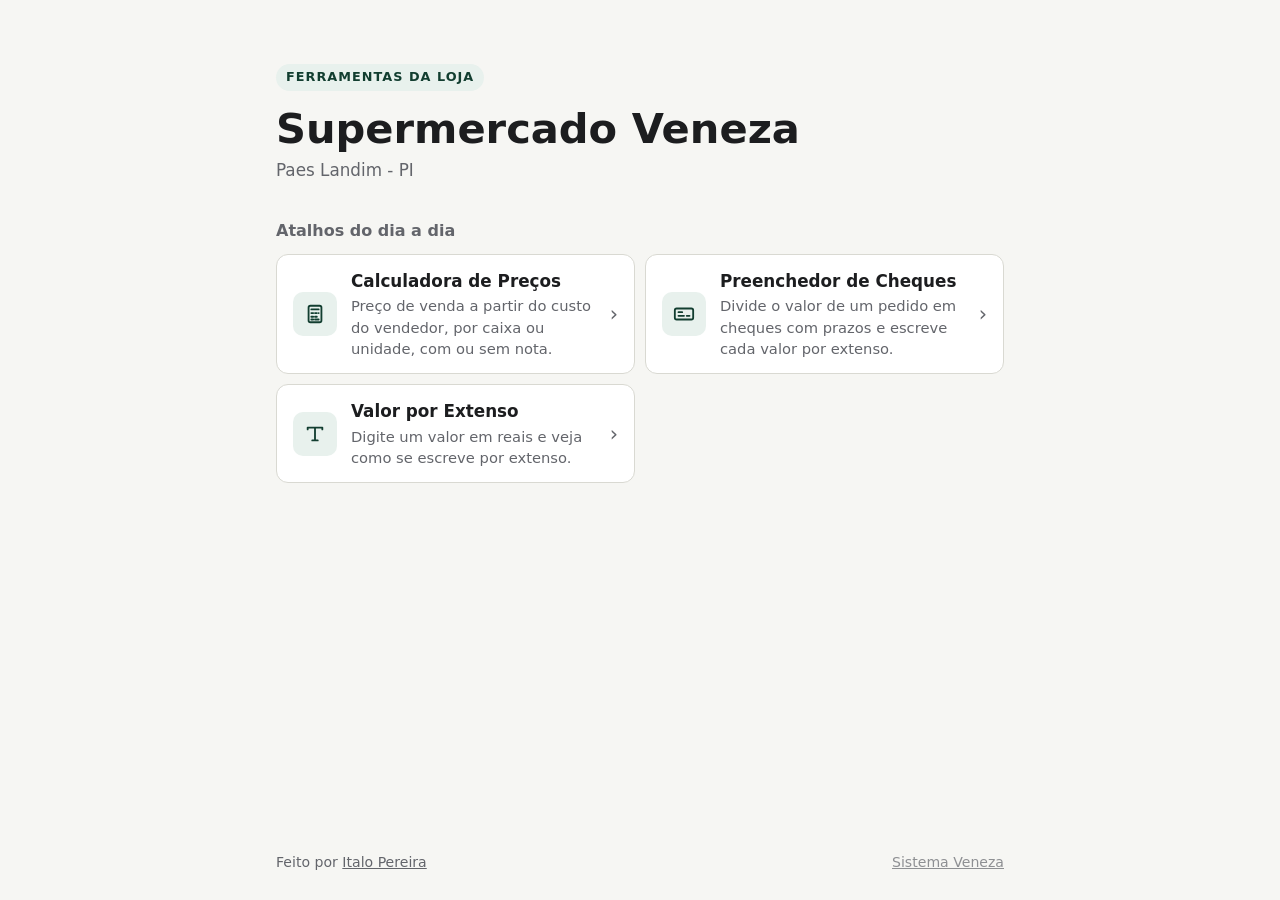
<file: index.html>
<!DOCTYPE html>
<html lang="pt-BR">
<head>
  <meta charset="UTF-8" />
  <meta name="viewport" content="width=device-width, initial-scale=1" />
  <meta name="color-scheme" content="light dark" />
  <meta name="description" content="Supermercado Veneza, Paes Landim - PI. Ferramentas do dia a dia da loja." />
  <meta name="theme-color" content="#f6f6f3" media="(prefers-color-scheme: light)" />
  <meta name="theme-color" content="#16171a" media="(prefers-color-scheme: dark)" />
  <title>Supermercado Veneza</title>
  <link rel="stylesheet" href="/styles/veneza.css" />
  <script>
    // Link de "Esqueci minha senha" do Sistema que caiu na página inicial: repassa para o sistema
    if (/(^#|&)(access_token|error_description)=/.test(location.hash)) location.replace("/sistema/" + location.hash);
  </script>
</head>
<body>
  <div class="pagina">
    <header class="capa">
      <p class="selo">Ferramentas da loja</p>
      <h1>Supermercado Veneza</h1>
      <p class="local">Paes Landim - PI</p>
    </header>

    <main>
      <h2 class="subtitulo">Atalhos do dia a dia</h2>
      <ul class="ferramentas">
        <li>
          <a class="ferramenta" href="/calculadora_precos.html">
            <span class="icone" aria-hidden="true">
              <svg viewBox="0 0 24 24" fill="none" stroke="currentColor" stroke-width="2" stroke-linecap="round" stroke-linejoin="round"><rect x="5" y="3" width="14" height="18" rx="2"/><path d="M8 7h8M8 11h2M12 11h2M16 11h0M8 15h2M12 15h2M8 18h2M12 18h4"/></svg>
            </span>
            <span>
              <span class="nome">Calculadora de Preços</span>
              <span class="descricao">Preço de venda a partir do custo do vendedor, por caixa ou unidade, com ou sem nota.</span>
            </span>
            <span class="seta" aria-hidden="true">›</span>
          </a>
        </li>
        <li>
          <a class="ferramenta" href="/Cheques.html">
            <span class="icone" aria-hidden="true">
              <svg viewBox="0 0 24 24" fill="none" stroke="currentColor" stroke-width="2" stroke-linecap="round" stroke-linejoin="round"><rect x="2" y="6" width="20" height="12" rx="2"/><path d="M6 14h6M15 14h3M6 10h4"/></svg>
            </span>
            <span>
              <span class="nome">Preenchedor de Cheques</span>
              <span class="descricao">Divide o valor de um pedido em cheques com prazos e escreve cada valor por extenso.</span>
            </span>
            <span class="seta" aria-hidden="true">›</span>
          </a>
        </li>
        <li>
          <a class="ferramenta" href="/conversor-extenso.html">
            <span class="icone" aria-hidden="true">
              <svg viewBox="0 0 24 24" fill="none" stroke="currentColor" stroke-width="2" stroke-linecap="round" stroke-linejoin="round"><path d="M4 7V5h16v2M9 19h6M12 5v14"/></svg>
            </span>
            <span>
              <span class="nome">Valor por Extenso</span>
              <span class="descricao">Digite um valor em reais e veja como se escreve por extenso.</span>
            </span>
            <span class="seta" aria-hidden="true">›</span>
          </a>
        </li>
      </ul>
    </main>

    <footer class="rodape">
      <span>Feito por <a href="https://github.com/italods/" target="_blank" rel="noopener">Italo Pereira</a></span>
      <a class="discreto" href="/sistema/" rel="nofollow">Sistema Veneza</a>
    </footer>
  </div>
</body>
</html>
</file>
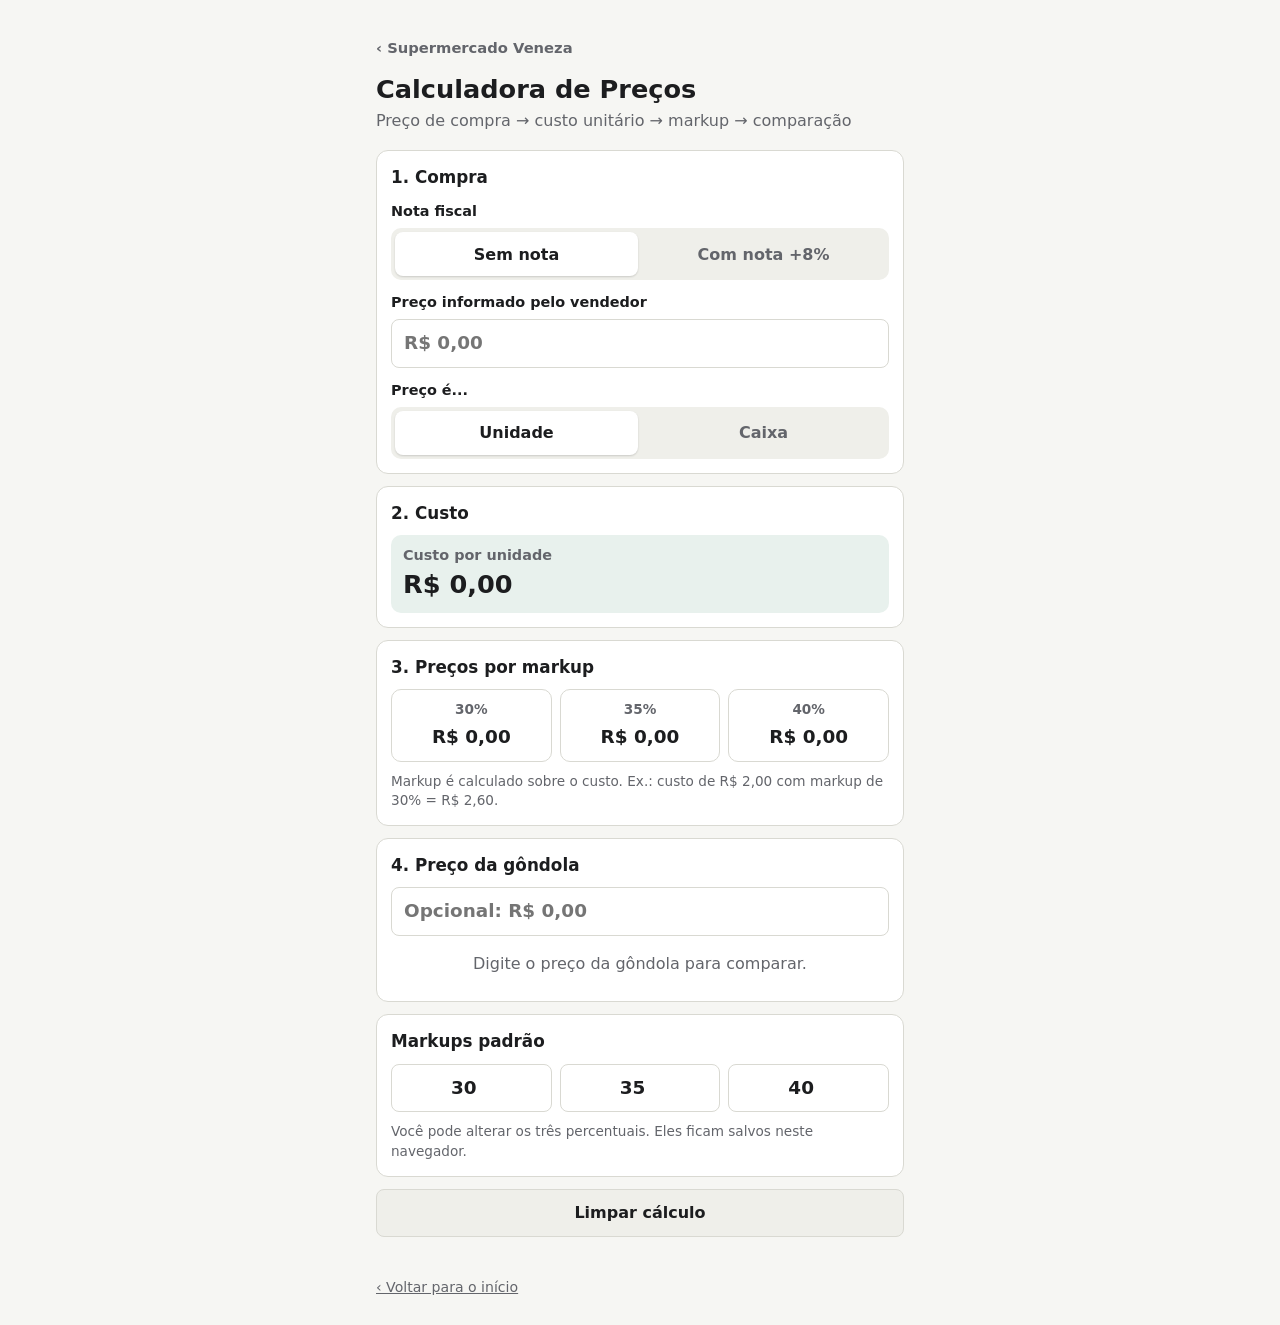
<file: calculadora_precos.html>
<!DOCTYPE html>
<html lang="pt-BR">
<head>
<meta charset="UTF-8">
<meta name="viewport" content="width=device-width, initial-scale=1">
<meta name="color-scheme" content="light dark">
<meta name="theme-color" content="#f6f6f3" media="(prefers-color-scheme: light)">
<meta name="theme-color" content="#16171a" media="(prefers-color-scheme: dark)">
<title>Calculadora de Preços · Supermercado Veneza</title>
<link rel="stylesheet" href="/styles/veneza.css">
<style>
  .hidden { display: none !important; }
  .calc-line {
    display: flex;
    justify-content: space-between;
    align-items: baseline;
    gap: 8px;
    padding: 6px 0;
    border-bottom: 1px solid var(--superficie-2);
    font-variant-numeric: tabular-nums;
  }
  .calc-line span:first-child { color: var(--suave); }
  .destaque {
    background: var(--primaria-clara);
    border-radius: 10px;
    padding: 10px 12px;
    margin-top: 8px;
  }
  .destaque .rotulo { margin: 0; color: var(--suave); }
  .destaque .big { font-size: 1.6rem; font-weight: 700; font-variant-numeric: tabular-nums; }
  .price-grid { display: grid; grid-template-columns: repeat(3, minmax(0, 1fr)); gap: 8px; }
  .price-box {
    border: 1px solid var(--borda);
    border-radius: 10px;
    padding: 10px 6px;
    text-align: center;
  }
  .price-box .markup { font-size: .85rem; color: var(--suave); font-weight: 700; }
  .price-box .price { font-size: 1.15rem; font-weight: 700; margin-top: 4px; font-variant-numeric: tabular-nums; }
  .comparison { margin-top: 10px; display: grid; gap: 8px; }
  .compare-row {
    border-radius: 10px;
    padding: 10px 12px;
    background: var(--superficie-2);
  }
  .compare-top { display: flex; justify-content: space-between; align-items: center; gap: 8px; }
  .compare-price { font-size: 1.15rem; font-weight: 700; margin-top: 2px; font-variant-numeric: tabular-nums; }
  .badge {
    padding: 3px 8px;
    border-radius: 999px;
    font-size: .78rem;
    font-weight: 700;
    white-space: nowrap;
  }
  .badge.good { background: var(--bom-fundo); color: var(--bom); }
  .badge.bad { background: var(--ruim-fundo); color: var(--ruim); }
  .badge.equal { background: var(--superficie); color: var(--suave); }
  .difference { font-size: .88rem; margin-top: 4px; color: var(--suave); }
  .difference strong { color: var(--texto); }
  .settings { display: grid; grid-template-columns: repeat(3, minmax(0, 1fr)); gap: 8px; }
  .settings .campo { text-align: center; }
  #gondola { margin-bottom: 4px; }
</style>
</head>
<body>
<div class="pagina estreita">
  <header class="topo-ferramenta">
    <a class="voltar" href="/">‹ Supermercado Veneza</a>
    <h1>Calculadora de Preços</h1>
    <p>Preço de compra → custo unitário → markup → comparação</p>
  </header>

  <main>
  <section class="cartao">
    <h2>1. Compra</h2>

    <span class="rotulo">Nota fiscal</span>
    <div class="alternador">
      <input type="radio" name="nota" id="semNota" value="0" checked>
      <label for="semNota">Sem nota</label>
      <input type="radio" name="nota" id="comNota" value="8">
      <label for="comNota">Com nota +8%</label>
    </div>

    <label class="rotulo" for="preco">Preço informado pelo vendedor</label>
    <input id="preco" class="campo" type="text" inputmode="decimal" placeholder="R$ 0,00" autocomplete="off">

    <span class="rotulo">Preço é...</span>
    <div class="alternador">
      <input type="radio" name="tipo" id="unidade" value="unidade" checked>
      <label for="unidade">Unidade</label>
      <input type="radio" name="tipo" id="caixa" value="caixa">
      <label for="caixa">Caixa</label>
    </div>

    <div id="quantidadeArea" class="hidden">
      <label class="rotulo" for="quantidade">Quantidade por caixa</label>
      <input id="quantidade" class="campo" type="number" inputmode="numeric" min="1" step="1" placeholder="Ex.: 20">
    </div>
  </section>

  <section class="cartao">
    <h2>2. Custo</h2>

    <div id="notaDetalhes" class="hidden">
      <div class="calc-line"><span>Preço informado</span><strong id="outPreco">R$ 0,00</strong></div>
      <div class="calc-line"><span>Imposto (8%)</span><strong id="outImposto">R$ 0,00</strong></div>
    </div>

    <div class="destaque">
      <span class="rotulo">Custo por unidade</span>
      <div class="big" id="outUnitario">R$ 0,00</div>
    </div>

    <p id="impostoInfo" class="nota hidden">O imposto é mostrado separadamente e <strong>não é somado ao custo da mercadoria</strong>. Ele é descontado do markup na formação do preço.</p>
  </section>

  <section class="cartao">
    <h2>3. Preços por markup</h2>
    <div class="price-grid">
      <div class="price-box">
        <div class="markup" id="label1">30%</div>
        <div class="price" id="markup1">R$ 0,00</div>
      </div>
      <div class="price-box">
        <div class="markup" id="label2">35%</div>
        <div class="price" id="markup2">R$ 0,00</div>
      </div>
      <div class="price-box">
        <div class="markup" id="label3">40%</div>
        <div class="price" id="markup3">R$ 0,00</div>
      </div>
    </div>
    <p class="nota">Markup é calculado sobre o custo. Ex.: custo de R$ 2,00 com markup de 30% = R$ 2,60.</p>
  </section>

  <section class="cartao">
    <h2>4. Preço da gôndola</h2>
    <input id="gondola" class="campo" type="text" inputmode="decimal" placeholder="Opcional: R$ 0,00" autocomplete="off" aria-label="Preço da gôndola">

    <div id="comparacao" class="comparison hidden"></div>
    <p id="semComparacao" class="vazio">Digite o preço da gôndola para comparar.</p>
  </section>

  <section class="cartao">
    <h2>Markups padrão</h2>
    <div class="settings">
      <input id="config1" class="campo" type="number" inputmode="decimal" min="0" step="0.01" value="30" aria-label="Markup 1 (%)">
      <input id="config2" class="campo" type="number" inputmode="decimal" min="0" step="0.01" value="35" aria-label="Markup 2 (%)">
      <input id="config3" class="campo" type="number" inputmode="decimal" min="0" step="0.01" value="40" aria-label="Markup 3 (%)">
    </div>
    <p class="nota">Você pode alterar os três percentuais. Eles ficam salvos neste navegador.</p>
  </section>

  <button type="button" class="botao largo" id="limpar">Limpar cálculo</button>
  </main>

  <footer class="rodape">
    <a href="/">‹ Voltar para o início</a>
  </footer>
</div>

<script>
(function () {
  const $ = id => document.getElementById(id);

  const precoEl = $("preco");
  const qtdEl = $("quantidade");
  const gondolaEl = $("gondola");
  const configEls = [$("config1"), $("config2"), $("config3")];

  function parseMoney(value) {
    if (value === null || value === undefined || value === "") return 0;
    let s = String(value).replace(/[^0-9]/g, "");
    if (!s) return 0;
    return Number(s) / 100;
  }

  // Digite apenas os números: 200 -> R$ 2,00 | 1999 -> R$ 19,99
  function formatMoneyTyping(el) {
    const digits = String(el.value).replace(/\D/g, "");
    if (!digits) {
      el.value = "";
      return;
    }
    const value = Number(digits) / 100;
    el.value = value.toLocaleString("pt-BR", { minimumFractionDigits: 2, maximumFractionDigits: 2 });
  }

  function money(value) {
    return new Intl.NumberFormat("pt-BR", {
      style: "currency",
      currency: "BRL"
    }).format(Number.isFinite(value) ? value : 0);
  }

  function percent(value) {
    return new Intl.NumberFormat("pt-BR", {
      minimumFractionDigits: 2,
      maximumFractionDigits: 2
    }).format(value) + "%";
  }

  function getNota() {
    return document.querySelector('input[name="nota"]:checked').value === "8" ? 8 : 0;
  }

  function getTipo() {
    return document.querySelector('input[name="tipo"]:checked').value;
  }

  function getMarkups() {
    return configEls.map(el => {
      const n = parseFloat(el.value);
      return Number.isFinite(n) && n >= 0 ? n : 0;
    });
  }

  function update() {
    const preco = parseMoney(precoEl.value);
    const impostoPercent = getNota();
    const impostoCompra = preco * impostoPercent / 100;

    const tipo = getTipo();
    const qtd = Math.max(1, parseFloat(qtdEl.value) || 1);

    // O imposto nunca entra no custo unitário.
    const unitario = tipo === "caixa" ? preco / qtd : preco;
    const impostoUnitario = tipo === "caixa" ? impostoCompra / qtd : impostoCompra;

    $("outPreco").textContent = money(preco);
    $("outImposto").textContent = money(impostoCompra);
    $("outUnitario").textContent = money(unitario);
    $("notaDetalhes").classList.toggle("hidden", impostoPercent === 0);
    $("impostoInfo").classList.toggle("hidden", impostoPercent === 0);

    const markups = getMarkups();
    // Com nota, os 8% são descontados do markup.
    const prices = markups.map(m => unitario * (1 + (m - impostoPercent) / 100));

    prices.forEach((price, i) => {
      $("label" + (i + 1)).textContent = markups[i].toLocaleString("pt-BR") + "%";
      $("markup" + (i + 1)).textContent = money(price);
    });

    const gondola = parseMoney(gondolaEl.value);
    const comparacao = $("comparacao");
    const semComparacao = $("semComparacao");

    if (gondola > 0 && unitario > 0) {
      comparacao.innerHTML = "";
      prices.forEach((price, i) => {
        const diff = price - gondola;
        const diffPercent = gondola ? (diff / gondola) * 100 : 0;
        const epsilon = 0.005;

        let badgeClass = "equal";
        let badgeText = "Mesmo preço";
        if (diff < -epsilon) {
          badgeClass = "good";
          badgeText = "Mais barato";
        } else if (diff > epsilon) {
          badgeClass = "bad";
          badgeText = "Mais caro";
        }

        const row = document.createElement("div");
        row.className = "compare-row";
        row.innerHTML = `
          <div class="compare-top">
            <strong>${markups[i].toLocaleString("pt-BR")}% de markup</strong>
            <span class="badge ${badgeClass}">${badgeText}</span>
          </div>
          <div class="compare-price">${money(price)}</div>
          <div class="difference">
            Gôndola: ${money(gondola)} ·
            <strong>${diff >= 0 ? "+" : ""}${money(diff)}</strong>
            (${diffPercent >= 0 ? "+" : ""}${percent(diffPercent)})
          </div>
        `;
        comparacao.appendChild(row);
      });
      comparacao.classList.remove("hidden");
      semComparacao.classList.add("hidden");
    } else {
      comparacao.classList.add("hidden");
      semComparacao.classList.remove("hidden");
    }

    localStorage.setItem("markupConfig", JSON.stringify(markups));
  }


  document.querySelectorAll('input[name="nota"], input[name="tipo"]').forEach(el => {
    el.addEventListener("change", () => {
      $("quantidadeArea").classList.toggle("hidden", getTipo() !== "caixa");
      update();
    });
  });

  [precoEl, gondolaEl].forEach(el => {
    el.addEventListener("input", () => {
      formatMoneyTyping(el);
      update();
    });
  });

  [qtdEl, ...configEls].forEach(el => {
    el.addEventListener("input", update);
  });

  try {
    const saved = JSON.parse(localStorage.getItem("markupConfig") || "null");
    if (Array.isArray(saved) && saved.length === 3) {
      saved.forEach((v, i) => {
        if (Number.isFinite(Number(v))) configEls[i].value = v;
      });
    }
  } catch (_) {}

  $("limpar").addEventListener("click", () => {
    precoEl.value = "";
    qtdEl.value = "";
    gondolaEl.value = "";
    $("unidade").checked = true;
    $("semNota").checked = true;
    $("quantidadeArea").classList.add("hidden");
    update();
    precoEl.focus();
  });

  update();
})();
</script>
</body>
</html>
</file>
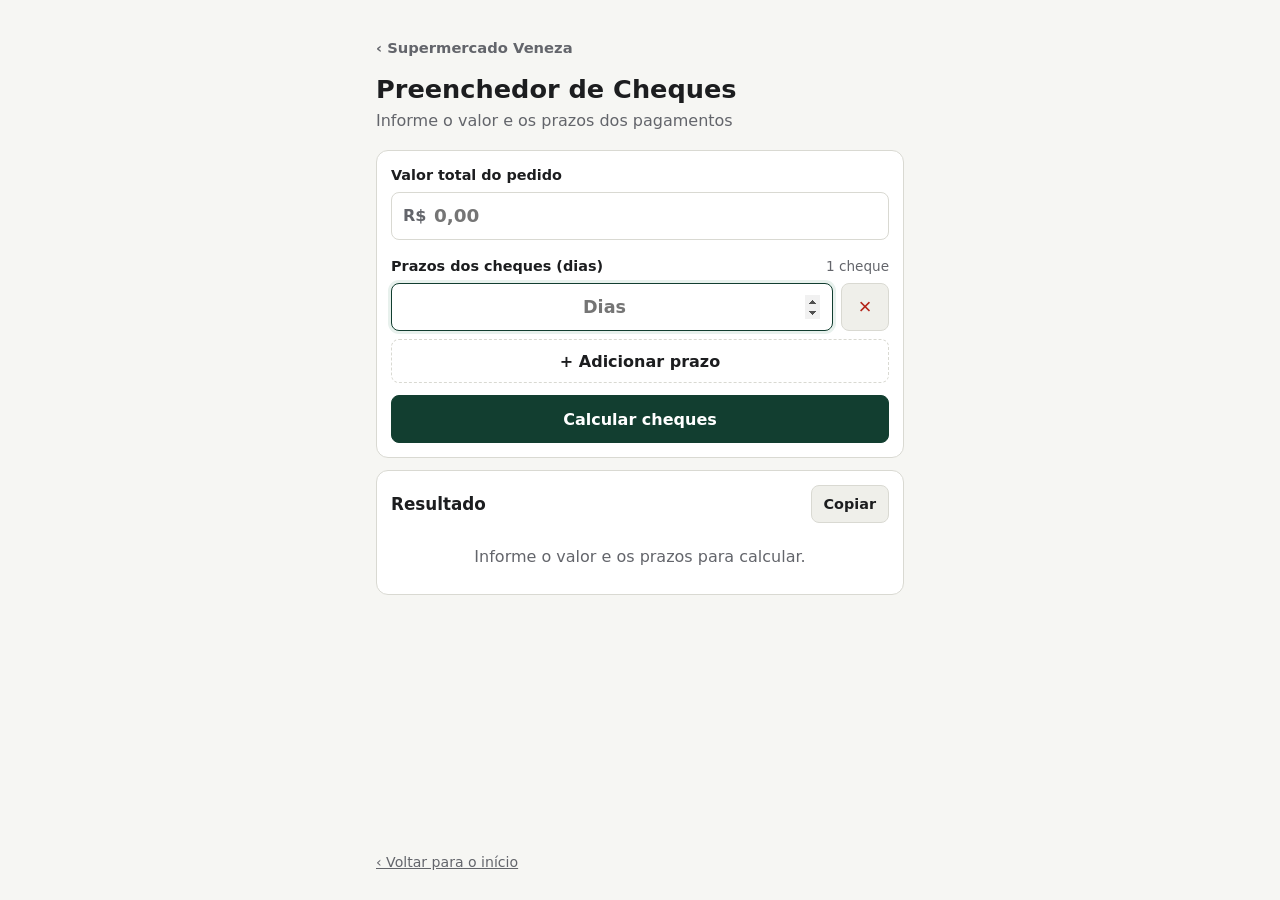
<file: Cheques.html>
<!DOCTYPE html>
<html lang="pt-BR">
<head>
<meta charset="UTF-8">
<meta name="viewport" content="width=device-width, initial-scale=1">
<meta name="color-scheme" content="light dark">
<meta name="theme-color" content="#f6f6f3" media="(prefers-color-scheme: light)">
<meta name="theme-color" content="#16171a" media="(prefers-color-scheme: dark)">
<title>Preenchedor de Cheques · Supermercado Veneza</title>
<link rel="stylesheet" href="/styles/veneza.css">
<style>
  .money-input { position: relative; }
  .money-input span {
    position: absolute;
    left: 12px;
    top: 50%;
    transform: translateY(-50%);
    font-weight: 600;
    color: var(--suave);
  }
  .money-input .campo { padding-left: 42px; }

  .section-title {
    display: flex;
    justify-content: space-between;
    align-items: baseline;
    margin: 16px 0 6px;
  }
  .section-title .rotulo { margin: 0; }
  #contador { font-size: .85rem; color: var(--suave); }

  .prazo-row { display: flex; gap: 8px; margin-bottom: 8px; }
  .prazo-row input {
    flex: 1;
    min-width: 0;
    min-height: var(--toque);
    padding: 8px 12px;
    font: inherit;
    font-size: 1.1rem;
    font-weight: 600;
    text-align: center;
    color: var(--texto);
    background: var(--superficie);
    border: 1px solid var(--borda);
    border-radius: 8px;
  }
  .prazo-row input:focus { border-color: var(--primaria); outline: none; box-shadow: 0 0 0 3px var(--primaria-clara); }
  .remove-btn {
    width: var(--toque);
    height: var(--toque);
    flex: 0 0 auto;
    border: 1px solid var(--borda);
    border-radius: 8px;
    background: var(--superficie-2);
    color: var(--ruim);
    font-size: 1.4rem;
    cursor: pointer;
  }
  .add-btn {
    width: 100%;
    min-height: 44px;
    border: 1px dashed var(--borda);
    border-radius: 8px;
    background: transparent;
    color: var(--texto);
    font: inherit;
    font-weight: 600;
    cursor: pointer;
  }
  #erro { display: none; }
  .calculate-btn { margin-top: 12px; }

  .resultado-header { display: flex; justify-content: space-between; align-items: center; gap: 8px; margin-bottom: 10px; }
  .resultado-header h2 { margin: 0; }

  .cheque {
    border: 1px solid var(--borda);
    border-radius: 10px;
    padding: 12px;
    margin-bottom: 8px;
    background: var(--superficie);
  }
  .cheque-top { display: flex; justify-content: space-between; align-items: center; gap: 8px; }
  .cheque-numero { font-size: .8rem; font-weight: 700; color: var(--suave); text-transform: uppercase; letter-spacing: .04em; }
  .cheque-valor { font-size: 1.3rem; font-weight: 700; font-variant-numeric: tabular-nums; }
  .extenso { font-size: .9rem; line-height: 1.4; font-weight: 600; text-transform: uppercase; margin: 6px 0 10px; }
  .data {
    display: inline-flex;
    align-items: center;
    gap: 6px;
    background: var(--primaria-clara);
    color: var(--texto);
    padding: 5px 10px;
    border-radius: 999px;
    font-size: .88rem;
    font-weight: 600;
  }
  .resumo {
    display: flex;
    justify-content: space-between;
    border-top: 1px solid var(--borda);
    margin-top: 10px;
    padding-top: 10px;
    color: var(--suave);
    font-variant-numeric: tabular-nums;
  }
  .resumo strong { color: var(--texto); font-size: 1.1rem; }
</style>
</head>

<body>

<div class="pagina estreita">

  <header class="topo-ferramenta">
    <a class="voltar" href="/">‹ Supermercado Veneza</a>
    <h1>Preenchedor de Cheques</h1>
    <p>Informe o valor e os prazos dos pagamentos</p>
  </header>

  <main>
  <div class="cartao">

    <label class="rotulo" for="valor">Valor total do pedido</label>

    <div class="money-input">
      <span>R$</span>
      <input
        id="valor"
        class="campo"
        type="text"
        inputmode="decimal"
        placeholder="0,00"
        autocomplete="off"
      >
    </div>

    <div class="section-title">
      <span class="rotulo">Prazos dos cheques (dias)</span>
      <span id="contador">1 cheque</span>
    </div>

    <div id="prazos"></div>

    <button type="button" class="add-btn" onclick="adicionarPrazo()">
      + Adicionar prazo
    </button>

    <div id="erro" class="erro" role="alert"></div>

    <button type="button" class="botao primario largo calculate-btn" onclick="calcular()">
      Calcular cheques
    </button>

  </div>

  <div class="cartao" id="resultadoCard">

    <div class="resultado-header">
      <h2>Resultado</h2>
      <button type="button" class="botao pequeno copy-btn" onclick="copiarTudo()">Copiar</button>
    </div>

    <div id="resultado">
      <div class="vazio">
        Informe o valor e os prazos para calcular.
      </div>
    </div>

  </div>
  </main>

  <footer class="rodape">
    <a href="/">‹ Voltar para o início</a>
  </footer>

</div>

<script src="/js/extenso.js"></script>
<script>

let contadorPrazos = 0;

/* =========================
   PRAZOS
========================= */

function adicionarPrazo(valor = "") {

  contadorPrazos++;

  const container = document.getElementById("prazos");

  const row = document.createElement("div");
  row.className = "prazo-row";
  row.id = "prazo-" + contadorPrazos;

  row.innerHTML = `
    <input
      type="number"
      min="0"
      step="1"
      placeholder="Dias"
      value="${valor}"
      class="prazo-input"
      onkeydown="enterCalcula(event)"
    >

    <button
      class="remove-btn"
      onclick="removerPrazo(${contadorPrazos})"
      title="Remover"
    >×</button>
  `;

  container.appendChild(row);

  atualizarContador();

  row.querySelector("input").focus();
}


function removerPrazo(id) {

  const row = document.getElementById("prazo-" + id);

  if (row) {
    row.remove();
  }

  atualizarContador();
}


function atualizarContador() {

  const quantidade =
    document.querySelectorAll(".prazo-input").length;

  document.getElementById("contador").textContent =
    quantidade === 1
      ? "1 cheque"
      : quantidade + " cheques";
}


/* =========================
   MOEDA
========================= */

function converterValor(valor) {

  if (!valor) return 0;

  valor = valor
    .replace(/\s/g, "")
    .replace("R$", "");

  /*
    Aceita:
    2950
    2950,00
    2.950,00
    2.950
  */

  if (valor.includes(",")) {

    valor = valor.replace(/\./g, "");
    valor = valor.replace(",", ".");

  } else {

    /*
      Se não houver vírgula,
      entende como número inteiro.
    */

    valor = valor.replace(/\./g, "");
  }

  const numero = parseFloat(valor);

  return isNaN(numero) ? 0 : numero;
}


function formatarMoeda(valor) {

  return valor.toLocaleString("pt-BR", {
    style: "currency",
    currency: "BRL"
  });
}


document.getElementById("valor").addEventListener("input", function(e) {

  let valor = e.target.value;

  valor = valor.replace(/[^\d,]/g, "");

  const partes = valor.split(",");

  if (partes.length > 2) {
    valor = partes[0] + "," + partes.slice(1).join("");
  }

  if (partes[1]) {
    valor =
      partes[0] +
      "," +
      partes[1].substring(0, 2);
  }

  e.target.value = valor;
});


/* =========================
   EXTENSO
========================= */

// O texto por extenso vem de /js/extenso.js (mesma função do conversor, com testes)
function numeroPorExtenso(numero) {
  return Extenso.reais(Math.round(numero * 100));
}


/* =========================
   DATA
========================= */

function adicionarDias(data, dias) {

  const novaData = new Date(data);

  novaData.setDate(
    novaData.getDate() + dias
  );

  return novaData;
}


function formatarData(data) {

  return data.toLocaleDateString("pt-BR", {
    day: "2-digit",
    month: "2-digit",
    year: "numeric"
  });
}


/* =========================
   CALCULAR
========================= */

function calcular() {

  esconderErro();

  const valor = converterValor(
    document.getElementById("valor").value
  );

  const inputs =
    document.querySelectorAll(".prazo-input");

  const prazos = [];

  inputs.forEach(input => {

    const prazo = parseInt(input.value);

    if (!isNaN(prazo) && prazo >= 0) {
      prazos.push(prazo);
    }
  });


  if (valor <= 0) {
    mostrarErro("Informe um valor válido.");
    return;
  }


  if (prazos.length === 0) {
    mostrarErro("Informe pelo menos um prazo.");
    return;
  }


  /*
    Trabalhamos em centavos para evitar
    problemas de arredondamento.
  */

  const totalCentavos =
    Math.round(valor * 100);

  const quantidade = prazos.length;

  const valorBase =
    Math.floor(totalCentavos / quantidade);

  const resto =
    totalCentavos % quantidade;


  /*
    A data base é SEMPRE hoje.
  */

  const hoje = new Date();

  hoje.setHours(0, 0, 0, 0);


  let html = "";

  let textoCopiar = "";

  let soma = 0;


  prazos.forEach((prazo, index) => {

    /*
      Distribui os centavos restantes
      nos primeiros cheques.
    */

    const centavos =
      valorBase + (index < resto ? 1 : 0);

    soma += centavos;

    const valorParcela =
      centavos / 100;

    const vencimento =
      adicionarDias(hoje, prazo);

    const extenso =
      numeroPorExtenso(valorParcela);


    html += `
      <div class="cheque">

        <div class="cheque-top">

          <div class="cheque-numero">
            Cheque ${String(index + 1).padStart(2, "0")}
          </div>

          <div class="cheque-valor">
            ${formatarMoeda(valorParcela)}
          </div>

        </div>

        <div class="extenso">
          ${extenso}
        </div>

        <div class="data">
          📅 ${formatarData(vencimento)}
          <span>•</span>
          ${prazo} ${prazo === 1 ? "dia" : "dias"}
        </div>

      </div>
    `;


    textoCopiar +=
      `CHEQUE ${String(index + 1).padStart(2, "0")}\n` +
      `Valor: ${formatarMoeda(valorParcela)}\n` +
      `Por extenso: ${extenso.toUpperCase()}\n` +
      `Vencimento: ${formatarData(vencimento)} (${prazo} dias)\n\n`;
  });


  html += `
    <div class="resumo">
      <span>Total</span>
      <strong>${formatarMoeda(soma / 100)}</strong>
    </div>
  `;


  document.getElementById("resultado").innerHTML = html;

  window.textoCopiar = textoCopiar.trim();

  document.getElementById("resultadoCard")
    .scrollIntoView({
      behavior: "smooth",
      block: "start"
    });
}


/* =========================
   COPIAR
========================= */

function copiarTudo() {

  if (!window.textoCopiar) {
    return;
  }

  navigator.clipboard.writeText(
    window.textoCopiar
  ).then(() => {

    const btn =
      document.querySelector(".copy-btn");

    const original = btn.textContent;

    btn.textContent = "✓ Copiado";

    setTimeout(() => {
      btn.textContent = original;
    }, 1500);

  }).catch(() => {

    alert("Não foi possível copiar.");

  });
}


/* =========================
   ERROS
========================= */

function mostrarErro(mensagem) {

  const erro =
    document.getElementById("erro");

  erro.textContent = mensagem;
  erro.style.display = "block";
}


function esconderErro() {

  document.getElementById("erro")
    .style.display = "none";
}


/* =========================
   ENTER
========================= */

function enterCalcula(event) {

  if (event.key === "Enter") {
    calcular();
  }
}


/* =========================
   INICIALIZAÇÃO
========================= */

adicionarPrazo();


/*
  Exemplo:
  Valor: 2950
  Prazo: 30 / 45

  Resultado:
  1475,00 - data +30 dias
  1475,00 - data +45 dias
*/

</script>

</body>
</html>
</file>
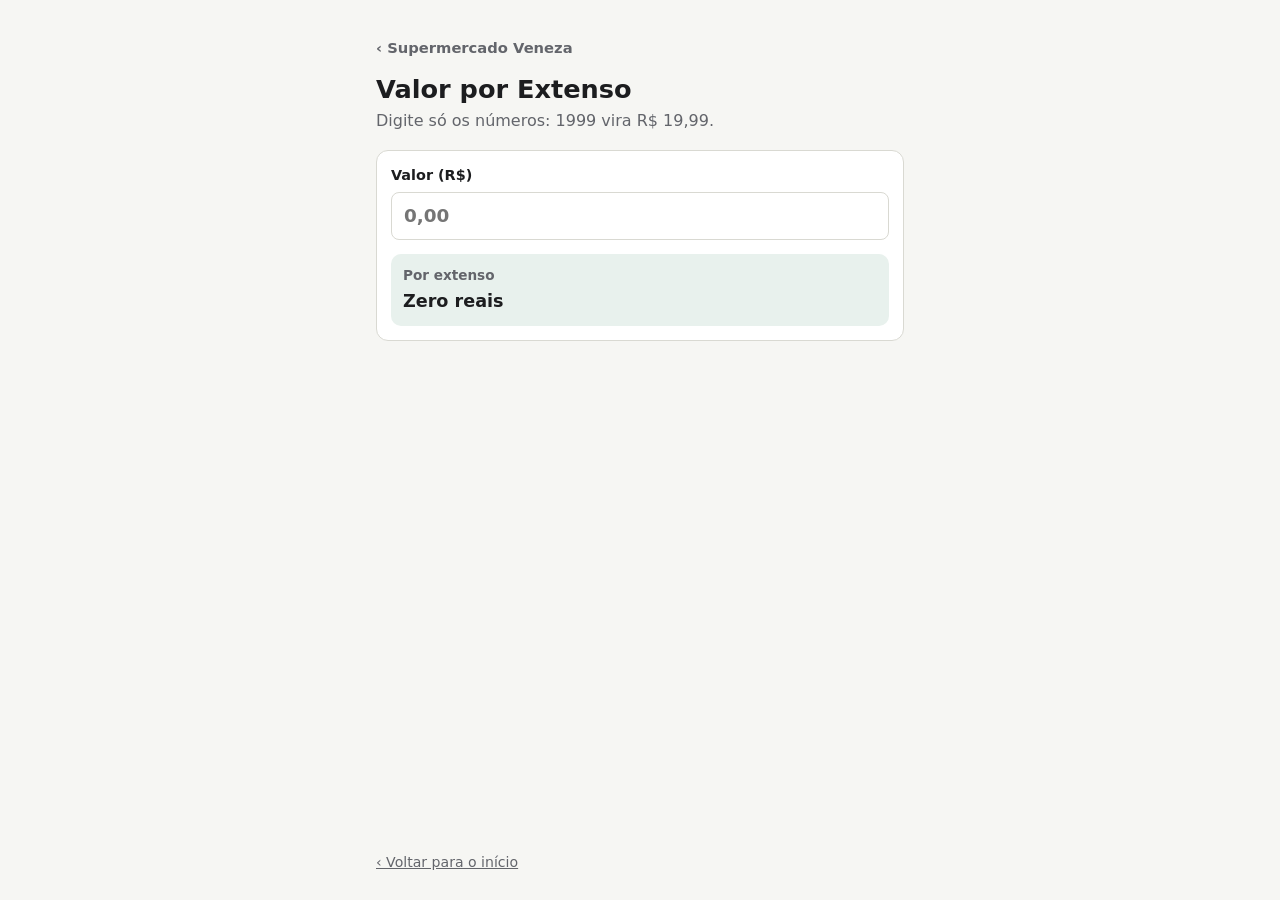
<file: conversor-extenso.html>
<!DOCTYPE html>
<html lang="pt-BR">
<head>
  <meta charset="UTF-8" />
  <meta name="viewport" content="width=device-width, initial-scale=1" />
  <meta name="color-scheme" content="light dark" />
  <meta name="theme-color" content="#f6f6f3" media="(prefers-color-scheme: light)" />
  <meta name="theme-color" content="#16171a" media="(prefers-color-scheme: dark)" />
  <title>Valor por Extenso · Supermercado Veneza</title>
  <link rel="stylesheet" href="/styles/veneza.css" />
  <style>
    .extenso-resultado {
      margin: 14px 0 0;
      padding: 12px;
      background: var(--primaria-clara);
      border-radius: 10px;
      font-size: 1.1rem;
      font-weight: 600;
      line-height: 1.4;
      min-height: 3em;
    }
    .extenso-resultado .rotulo { margin: 0 0 4px; color: var(--suave); font-size: .85rem; }
  </style>
  <script src="/js/extenso.js"></script>
  <script>
    // Recebe centavos. O texto vem de /js/extenso.js (mesma função dos cheques, com testes)
    function numeroParaExtenso(valor) {
        return Extenso.reais(valor);
    }
    
    function atualizarExtenso() {
        let valor = document.getElementById("valor").value.replace(/\D/g, "");
        valor = valor ? parseInt(valor, 10) : 0;
        document.getElementById("valor").value = (valor / 100).toLocaleString("pt-BR", {minimumFractionDigits: 2});
        document.getElementById("extenso").innerText = numeroParaExtenso(valor);
    }
</script>
</head>
<body>
  <div class="pagina estreita">
    <header class="topo-ferramenta">
      <a class="voltar" href="/">‹ Supermercado Veneza</a>
      <h1>Valor por Extenso</h1>
      <p>Digite só os números: 1999 vira R$ 19,99.</p>
    </header>

    <main>
      <div class="cartao">
        <label class="rotulo" for="valor">Valor (R$)</label>
        <input type="text" id="valor" class="campo" inputmode="numeric" autocomplete="off" oninput="atualizarExtenso()" placeholder="0,00">
        <div class="extenso-resultado" aria-live="polite">
          <span class="rotulo">Por extenso</span>
          <span id="extenso">Zero reais</span>
        </div>
      </div>
    </main>

    <footer class="rodape">
      <a href="/">‹ Voltar para o início</a>
    </footer>
  </div>
</body>
</html>
</file>
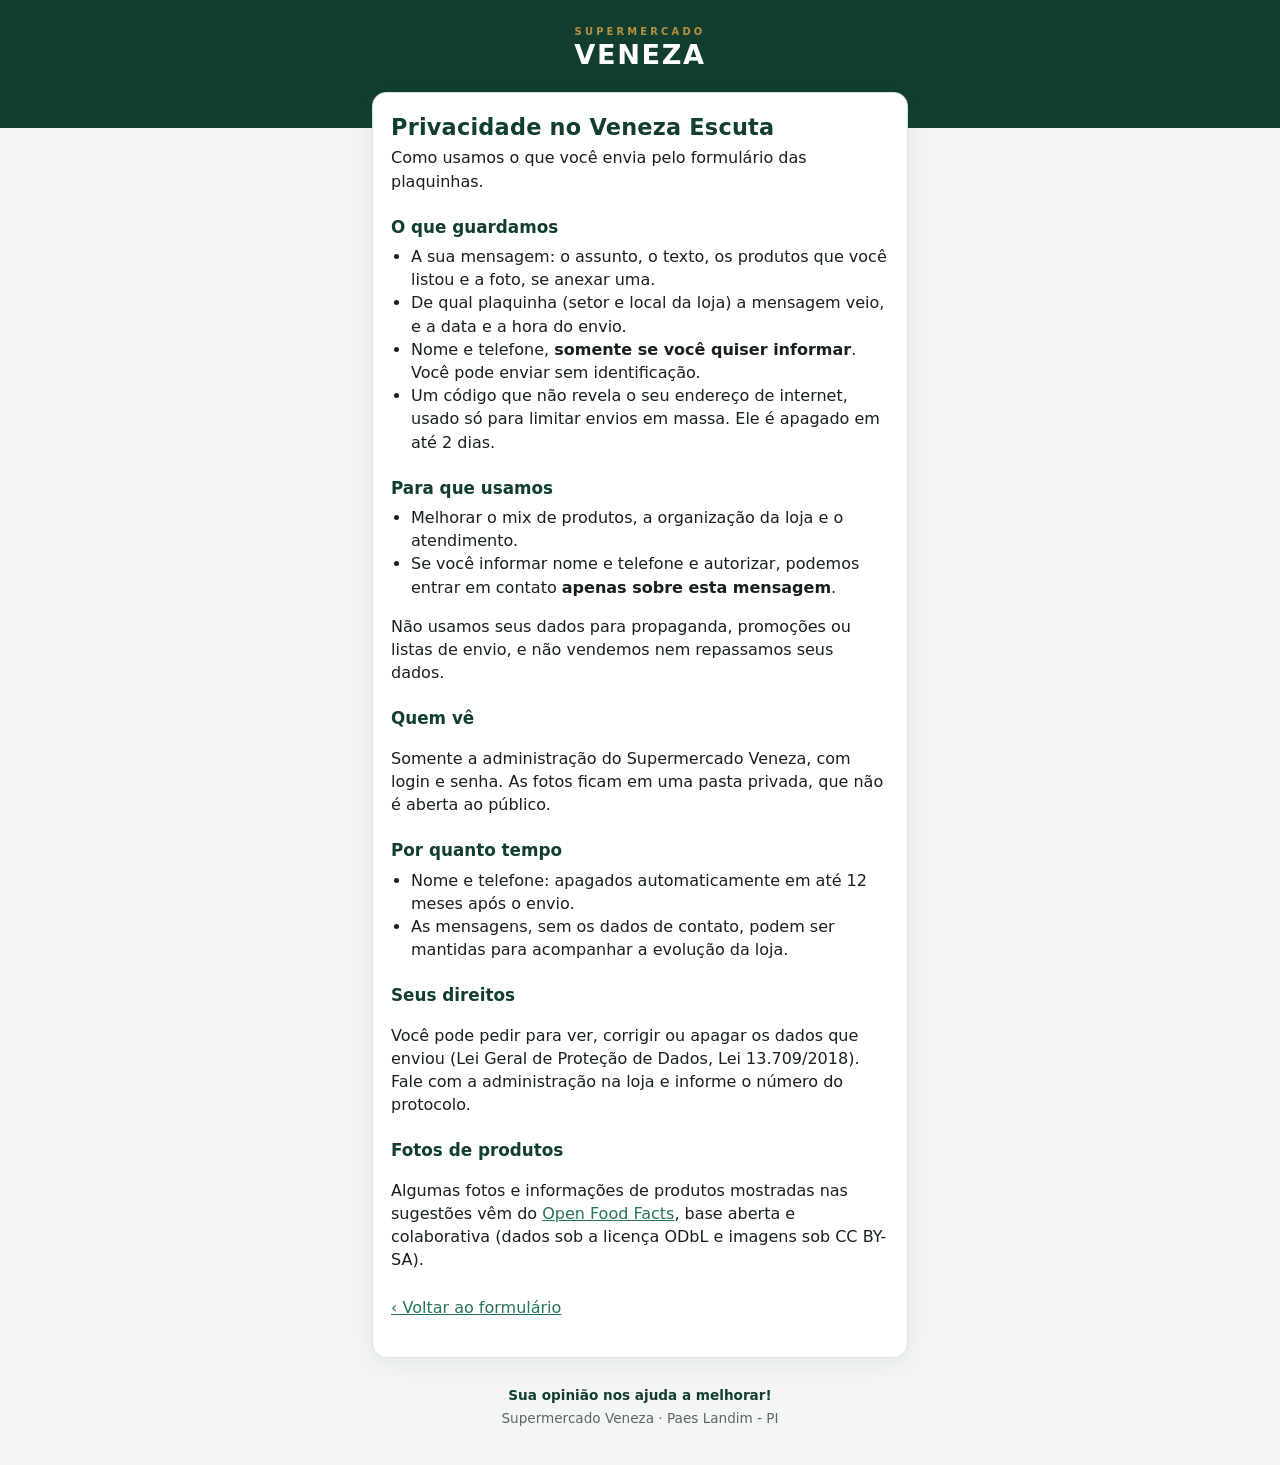
<file: escuta/privacidade.html>
<!DOCTYPE html>
<html lang="pt-BR">
<head>
  <meta charset="UTF-8" />
  <meta name="viewport" content="width=device-width, initial-scale=1" />
  <meta name="robots" content="noindex" />
  <meta name="color-scheme" content="light" />
  <meta name="theme-color" content="#123E30" />
  <title>Privacidade · Veneza Escuta</title>
  <link rel="stylesheet" href="/escuta/escuta.css" />
  <style>
    .texto h2 { color: var(--verde); font-size: 1.05rem; margin: 22px 0 6px; }
    .texto p, .texto li { color: var(--texto); }
    .texto ul { padding-left: 20px; margin: 6px 0; }
    .texto h1 { text-transform: none; font-size: 1.4rem; }
  </style>
</head>
<body>
  <header class="topo">
    <div class="marca"><span class="marca-texto"><small>Supermercado</small>Veneza</span></div>
  </header>
  <main class="pagina">
    <article class="cartao texto">
      <h1>Privacidade no Veneza Escuta</h1>
      <p class="suave">Como usamos o que você envia pelo formulário das plaquinhas.</p>

      <h2>O que guardamos</h2>
      <ul>
        <li>A sua mensagem: o assunto, o texto, os produtos que você listou e a foto, se anexar uma.</li>
        <li>De qual plaquinha (setor e local da loja) a mensagem veio, e a data e a hora do envio.</li>
        <li>Nome e telefone, <strong>somente se você quiser informar</strong>. Você pode enviar sem identificação.</li>
        <li>Um código que não revela o seu endereço de internet, usado só para limitar envios em massa. Ele é apagado em até 2 dias.</li>
      </ul>

      <h2>Para que usamos</h2>
      <ul>
        <li>Melhorar o mix de produtos, a organização da loja e o atendimento.</li>
        <li>Se você informar nome e telefone e autorizar, podemos entrar em contato <strong>apenas sobre esta mensagem</strong>.</li>
      </ul>
      <p>Não usamos seus dados para propaganda, promoções ou listas de envio, e não vendemos nem repassamos seus dados.</p>

      <h2>Quem vê</h2>
      <p>Somente a administração do Supermercado Veneza, com login e senha. As fotos ficam em uma pasta privada, que não é aberta ao público.</p>

      <h2>Por quanto tempo</h2>
      <ul>
        <li>Nome e telefone: apagados automaticamente em até 12 meses após o envio.</li>
        <li>As mensagens, sem os dados de contato, podem ser mantidas para acompanhar a evolução da loja.</li>
      </ul>

      <h2>Seus direitos</h2>
      <p>Você pode pedir para ver, corrigir ou apagar os dados que enviou (Lei Geral de Proteção de Dados, Lei 13.709/2018). Fale com a administração na loja e informe o número do protocolo.</p>

      <h2>Fotos de produtos</h2>
      <p>Algumas fotos e informações de produtos mostradas nas sugestões vêm do <a href="https://world.openfoodfacts.org/" target="_blank" rel="noopener">Open Food Facts</a>, base aberta e colaborativa (dados sob a licença ODbL e imagens sob CC BY-SA).</p>

      <p style="margin-top:24px"><a href="javascript:history.back()">‹ Voltar ao formulário</a></p>
    </article>
  </main>
  <footer class="rodape"><p>Sua opinião nos ajuda a melhorar!</p><p>Supermercado Veneza · Paes Landim - PI</p></footer>
</body>
</html>
</file>
<file: styles/veneza.css>
/*
 * Visual comum do site do Supermercado Veneza (página inicial e ferramentas).
 * Mesmas cores do Sistema Veneza (sistema/css/sistema.css). Celular primeiro, claro/escuro automático.
 */

:root {
  --fundo: #f6f6f3;
  --superficie: #ffffff;
  --superficie-2: #efefea;
  --borda: #d9d9d2;
  --texto: #1c1d1f;
  --suave: #63656b;
  --primaria: #123E30;
  --primaria-texto: #ffffff;
  --primaria-clara: #e8f1ed;
  --bom: #17703a;
  --bom-fundo: #e3f3e8;
  --ruim: #b42318;
  --ruim-fundo: #fbe7e5;
  --raio: 12px;
  --toque: 48px;
}

@media (prefers-color-scheme: dark) {
  :root {
    --fundo: #16171a;
    --superficie: #202226;
    --superficie-2: #2a2d32;
    --borda: #3a3d43;
    --texto: #ececec;
    --suave: #a3a6ad;
    --primaria: #5cbf98;
    --primaria-texto: #0d1512;
    --primaria-clara: #1d2f29;
    --bom: #5fd08a;
    --bom-fundo: #17301f;
    --ruim: #ff8a7f;
    --ruim-fundo: #3a1c1a;
  }
}

* { box-sizing: border-box; }

body {
  margin: 0;
  background: var(--fundo);
  color: var(--texto);
  font: 16px/1.45 system-ui, -apple-system, "Segoe UI", Roboto, sans-serif;
  -webkit-text-size-adjust: 100%;
  -webkit-tap-highlight-color: transparent;
}

a { color: var(--primaria); }
a:focus-visible, button:focus-visible, input:focus-visible, select:focus-visible {
  outline: 2px solid var(--primaria);
  outline-offset: 2px;
}

.pagina {
  max-width: 760px;
  margin: 0 auto;
  padding: 0 16px;
  min-height: 100vh;
  display: flex;
  flex-direction: column;
}
.pagina.estreita { max-width: 560px; }

/* ---------- Rodapé ---------- */
.rodape {
  margin-top: auto;
  padding: 40px 0 28px;
  display: flex;
  flex-wrap: wrap;
  justify-content: space-between;
  gap: 10px 20px;
  color: var(--suave);
  font-size: .88rem;
}
.rodape a { color: var(--suave); }
.rodape .discreto { opacity: .7; }

/* ---------- Página inicial ---------- */
.capa { padding: 40px 0 28px; }
.selo {
  display: inline-block;
  font-size: .8rem;
  font-weight: 700;
  letter-spacing: .08em;
  text-transform: uppercase;
  color: var(--primaria);
  background: var(--primaria-clara);
  padding: 4px 10px;
  border-radius: 999px;
  margin: 0 0 14px;
}
.capa h1 { font-size: 2rem; line-height: 1.15; margin: 0; }
.capa .local { color: var(--suave); margin: 6px 0 0; font-size: 1.05rem; }
.subtitulo { font-size: 1rem; color: var(--suave); font-weight: 600; margin: 0 0 12px; }

.ferramentas {
  display: grid;
  grid-template-columns: 1fr;
  gap: 10px;
  list-style: none;
  margin: 0;
  padding: 0;
}
.ferramenta {
  display: grid;
  grid-template-columns: 44px 1fr auto;
  align-items: center;
  gap: 14px;
  min-height: 76px;
  height: 100%;
  padding: 14px 16px;
  background: var(--superficie);
  border: 1px solid var(--borda);
  border-radius: var(--raio);
  color: inherit;
  text-decoration: none;
}
.ferramenta:hover { border-color: var(--primaria); }
.icone {
  width: 44px;
  height: 44px;
  display: grid;
  place-items: center;
  border-radius: 10px;
  background: var(--primaria-clara);
  color: var(--primaria);
}
.icone svg { width: 22px; height: 22px; }
.ferramenta .nome { display: block; font-weight: 700; font-size: 1.05rem; }
.ferramenta .descricao { display: block; color: var(--suave); font-size: .92rem; margin-top: 2px; }
.ferramenta .seta { color: var(--suave); font-size: 1.3rem; }

/* ---------- Topo das ferramentas ---------- */
.topo-ferramenta { padding: 16px 0 18px; }
.voltar {
  display: inline-flex;
  align-items: center;
  gap: 6px;
  min-height: 40px;
  color: var(--suave);
  text-decoration: none;
  font-size: .92rem;
  font-weight: 600;
}
.voltar:hover { color: var(--texto); }
.topo-ferramenta h1 { font-size: 1.6rem; line-height: 1.2; margin: 6px 0 0; }
.topo-ferramenta p { color: var(--suave); margin: 4px 0 0; }

/* ---------- Peças comuns das ferramentas ---------- */
.cartao {
  background: var(--superficie);
  border: 1px solid var(--borda);
  border-radius: var(--raio);
  padding: 14px;
  margin-bottom: 12px;
}
.cartao h2 { font-size: 1.05rem; margin: 0 0 10px; }

.rotulo {
  display: block;
  font-size: .9rem;
  font-weight: 600;
  margin: 12px 0 6px;
}
.rotulo:first-child { margin-top: 0; }

.campo {
  width: 100%;
  min-height: var(--toque);
  padding: 10px 12px;
  font: inherit;
  font-size: 1.15rem;
  font-weight: 600;
  color: var(--texto);
  background: var(--superficie);
  border: 1px solid var(--borda);
  border-radius: 8px;
  font-variant-numeric: tabular-nums;
}
.campo:focus { border-color: var(--primaria); outline: none; box-shadow: 0 0 0 3px var(--primaria-clara); }

.botao {
  min-height: var(--toque);
  padding: 10px 16px;
  font: inherit;
  font-weight: 600;
  color: var(--texto);
  background: var(--superficie-2);
  border: 1px solid var(--borda);
  border-radius: 8px;
  cursor: pointer;
  touch-action: manipulation;
}
.botao:active { transform: translateY(1px); }
.botao.primario { background: var(--primaria); border-color: var(--primaria); color: var(--primaria-texto); }
.botao.largo { width: 100%; }
.botao.pequeno { min-height: 38px; padding: 6px 12px; font-size: .9rem; }

/* Alternador feito com <input type="radio"> + <label> */
.alternador {
  display: grid;
  grid-auto-flow: column;
  grid-auto-columns: 1fr;
  gap: 4px;
  padding: 4px;
  background: var(--superficie-2);
  border-radius: 10px;
}
.alternador input { position: absolute; opacity: 0; pointer-events: none; }
.alternador label {
  display: grid;
  place-items: center;
  min-height: 44px;
  padding: 6px;
  text-align: center;
  font-weight: 600;
  color: var(--suave);
  border-radius: 8px;
  cursor: pointer;
}
.alternador input:checked + label {
  background: var(--superficie);
  color: var(--texto);
  box-shadow: 0 1px 2px rgba(0, 0, 0, .15);
}
.alternador input:focus-visible + label { outline: 2px solid var(--primaria); }

.nota { font-size: .85rem; color: var(--suave); margin: 10px 0 0; line-height: 1.45; }
.vazio { text-align: center; color: var(--suave); padding: 12px 0; margin: 0; }
.erro {
  color: var(--ruim);
  background: var(--ruim-fundo);
  border-radius: 8px;
  padding: 10px 12px;
  margin-top: 10px;
  font-weight: 600;
}

@media (min-width: 640px) {
  .capa { padding: 64px 0 36px; }
  .capa h1 { font-size: 2.6rem; }
  .ferramentas { grid-template-columns: 1fr 1fr; }
  .topo-ferramenta { padding-top: 28px; }
}
</file>
<file: escuta/escuta.css>
/* Veneza Escuta — página pública (identidade visual do Supermercado Veneza) */

:root {
  --verde: #123E30;
  --verde-2: #267357;
  --verde-claro: #e8f1ed;
  --dourado: #b8913e;          /* detalhe da identidade (a logo oficial é preta) */
  --fundo: #ffffff;
  --cinza: #f4f6f5;
  --borda: #dbe3df;
  --texto: #17201c;
  --suave: #5b6863;
  --erro: #b42318;
  --erro-fundo: #fdecea;
  --raio: 14px;
  --toque: 48px;
}

* { box-sizing: border-box; }
[hidden] { display: none !important; }

body {
  margin: 0;
  background: var(--cinza);
  color: var(--texto);
  font: 16px/1.45 system-ui, -apple-system, "Segoe UI", Roboto, sans-serif;
  -webkit-text-size-adjust: 100%;
}
a { color: var(--verde-2); }
button, input, textarea { font: inherit; color: inherit; }
:focus-visible { outline: 2px solid var(--verde-2); outline-offset: 2px; }

.faixa-demo {
  background: #fff4d6;
  color: #6b4a00;
  text-align: center;
  font-size: .85rem;
  padding: 6px 12px;
}

/* ---------- Topo ---------- */
.topo {
  background: var(--verde);
  padding: 18px 16px 52px;
  text-align: center;
}
.marca { display: inline-flex; align-items: center; justify-content: center; min-height: 56px; }
/* A logo oficial é preta; no topo verde ela aparece em branco */
.marca img { max-height: 64px; max-width: 220px; height: auto; width: auto; display: block; filter: brightness(0) invert(1); }
.marca-texto {
  color: #fff;
  font-weight: 800;
  font-size: 1.7rem;
  letter-spacing: .06em;
  text-transform: uppercase;
  line-height: 1;
}
.marca-texto small {
  display: block;
  color: var(--dourado);
  font-size: .62rem;
  letter-spacing: .32em;
  font-weight: 700;
  margin-bottom: 4px;
}

/* ---------- Conteúdo ---------- */
.pagina {
  max-width: 560px;
  margin: -36px auto 0;
  padding: 0 12px;
}
.cartao {
  background: var(--fundo);
  border: 1px solid var(--borda);
  border-radius: var(--raio);
  padding: 22px 18px;
  box-shadow: 0 6px 24px rgba(18, 62, 48, .08);
}

.intro { text-align: center; margin-bottom: 18px; }
.sobretitulo {
  display: inline-block;
  margin: 0 0 8px;
  padding: 3px 10px;
  border-radius: 999px;
  background: var(--verde-claro);
  color: var(--verde-2);
  font-size: .78rem;
  font-weight: 700;
  letter-spacing: .08em;
  text-transform: uppercase;
}
h1 {
  margin: 0;
  color: var(--verde);
  font-size: 1.65rem;
  line-height: 1.15;
  text-transform: uppercase;
  letter-spacing: .01em;
}
.suave { color: var(--suave); margin: 6px 0 0; }
.origem {
  display: inline-block;
  margin: 12px 0 0;
  padding: 6px 12px;
  border-radius: 999px;
  border: 1px solid var(--borda);
  font-size: .88rem;
  color: var(--suave);
}
.origem strong { color: var(--texto); }

/* Indicador de etapas */
.etapas {
  display: grid;
  grid-template-columns: repeat(3, 1fr);
  gap: 6px;
  list-style: none;
  padding: 0;
  margin: 0 0 18px;
  counter-reset: etapa;
}
.etapas li {
  counter-increment: etapa;
  font-size: .8rem;
  font-weight: 600;
  color: var(--suave);
  text-align: center;
  padding-top: 8px;
  border-top: 4px solid var(--borda);
}
.etapas li::before { content: counter(etapa) ". "; }
.etapas li.feita { border-top-color: var(--verde-2); color: var(--verde-2); }
.etapas li.atual { border-top-color: var(--verde); color: var(--verde); }

fieldset { border: 0; margin: 0; padding: 0; min-width: 0; }
.titulo-etapa { font-weight: 700; font-size: 1.1rem; margin-bottom: 12px; padding: 0; }

/* ---------- Assuntos ---------- */
.assuntos { display: grid; grid-template-columns: 1fr 1fr; gap: 10px; }
.assunto {
  display: flex;
  flex-direction: column;
  align-items: flex-start;
  gap: 4px;
  min-height: 128px;
  padding: 14px;
  text-align: left;
  background: var(--fundo);
  border: 1.5px solid var(--borda);
  border-radius: 12px;
  cursor: pointer;
  touch-action: manipulation;
}
.assunto:hover { border-color: var(--verde-2); }
.assunto[aria-checked="true"] {
  border-color: var(--verde);
  background: var(--verde-claro);
  box-shadow: inset 0 0 0 1px var(--verde);
}
.assunto-icone {
  width: 40px;
  height: 40px;
  display: grid;
  place-items: center;
  border-radius: 10px;
  background: var(--verde-claro);
  color: var(--verde);
  margin-bottom: 4px;
}
.assunto[aria-checked="true"] .assunto-icone { background: var(--verde); color: #fff; }
.assunto-icone svg, .foto-escolher svg, .obrigado-icone svg {
  width: 22px;
  height: 22px;
  fill: none;
  stroke: currentColor;
  stroke-width: 2;
  stroke-linecap: round;
  stroke-linejoin: round;
}
.assunto-nome { font-weight: 700; }
.assunto-texto { font-size: .85rem; color: var(--suave); }

/* ---------- Campos ---------- */
.rotulo { display: block; font-weight: 600; font-size: .92rem; margin: 14px 0 6px; }
.rotulo small, .editor-item small { font-weight: 400; color: var(--suave); }
.campo {
  width: 100%;
  min-height: var(--toque);
  padding: 11px 12px;
  font-size: 1rem;
  background: var(--fundo);
  border: 1px solid var(--borda);
  border-radius: 10px;
}
textarea.campo { resize: vertical; min-height: 84px; }
.campo:focus { outline: none; border-color: var(--verde-2); box-shadow: 0 0 0 3px var(--verde-claro); }
.dupla { display: grid; grid-template-columns: minmax(0, 1fr) minmax(0, 1fr); gap: 10px; }
.nota { font-size: .82rem; color: var(--suave); margin: 6px 0 0; }

/* ---------- Botões ---------- */
.botao {
  min-height: var(--toque);
  padding: 10px 18px;
  font-weight: 700;
  background: var(--fundo);
  border: 1px solid var(--borda);
  border-radius: 10px;
  cursor: pointer;
  touch-action: manipulation;
}
.botao:disabled { opacity: .45; cursor: default; }
.botao.primario { background: var(--verde); border-color: var(--verde); color: #fff; }
.botao.contorno { border-style: dashed; border-color: var(--verde-2); color: var(--verde-2); background: transparent; }
.botao.pequeno { min-height: 38px; padding: 6px 12px; font-size: .9rem; }
.botao.largo { width: 100%; }
.acoes { display: flex; gap: 10px; margin-top: 20px; }
.acoes .botao { flex: 1; }

/* ---------- Produtos ---------- */
.itens { list-style: none; margin: 0 0 4px; padding: 0; }
.item {
  display: grid;
  grid-template-columns: 48px minmax(0, 1fr);
  gap: 4px 12px;
  align-items: center;
  padding: 10px;
  border: 1px solid var(--borda);
  border-radius: 12px;
  margin-bottom: 8px;
}
.miniatura {
  width: 48px;
  height: 48px;
  border-radius: 8px;
  background: var(--cinza);
  object-fit: contain;
  display: grid;
  place-items: center;
  color: var(--suave);
  overflow: hidden;
}
.miniatura svg { width: 22px; height: 22px; fill: none; stroke: currentColor; stroke-width: 1.8; }
.item-nome { font-weight: 700; overflow-wrap: anywhere; }
.item-detalhe { font-size: .85rem; color: var(--suave); overflow-wrap: anywhere; }
.item-botoes { grid-column: 1 / -1; display: flex; gap: 8px; margin-top: 4px; }
.item-botoes .botao { flex: 1; }

.busca-bloco { position: relative; }
.sugestoes {
  list-style: none;
  margin: 6px 0 0;
  padding: 4px;
  border: 1px solid var(--borda);
  border-radius: 12px;
  background: var(--fundo);
  box-shadow: 0 8px 24px rgba(0, 0, 0, .08);
}
.sugestao {
  display: grid;
  grid-template-columns: 48px minmax(0, 1fr);
  gap: 12px;
  align-items: center;
  width: 100%;
  min-height: 60px;
  padding: 6px;
  text-align: left;
  background: none;
  border: 0;
  border-radius: 8px;
  cursor: pointer;
}
.sugestao:hover, .sugestao:focus-visible, .sugestao[aria-selected="true"] { background: var(--verde-claro); }
.sugestao .item-nome { font-weight: 600; }
.sugestao.manual .miniatura { background: var(--verde-claro); color: var(--verde); font-size: 1.4rem; font-weight: 700; }
.sugestoes .estado { padding: 10px; color: var(--suave); font-size: .9rem; }
.atribuicao { font-size: .75rem; color: var(--suave); margin: 4px 2px 0; }

.editor-item {
  margin-top: 10px;
  padding: 14px;
  border-radius: 12px;
  background: var(--cinza);
}
.editor-item .rotulo:first-of-type { margin-top: 0; }
.editor-titulo { margin: 0 0 10px; font-weight: 700; color: var(--verde); }
#outro-produto { margin-top: 6px; }

/* ---------- Foto ---------- */
.foto-bloco { margin-top: 4px; }
.foto-escolher {
  position: relative;
  display: flex;
  align-items: center;
  justify-content: center;
  gap: 8px;
  min-height: 56px;
  border: 1.5px dashed var(--borda);
  border-radius: 12px;
  color: var(--verde-2);
  font-weight: 700;
  cursor: pointer;
}
.foto-escolher input { position: absolute; inset: 0; opacity: 0; cursor: pointer; width: 100%; }
.foto-previa { display: flex; align-items: center; gap: 12px; }
.foto-previa img { width: 96px; height: 96px; object-fit: cover; border-radius: 10px; border: 1px solid var(--borda); }

/* ---------- Identificação ---------- */
.consentimento {
  margin-top: 14px;
  padding: 12px;
  border-radius: 12px;
  background: var(--verde-claro);
  font-size: .9rem;
}
.marcar { display: flex; gap: 10px; align-items: flex-start; cursor: pointer; }
.marcar input { width: 22px; height: 22px; margin: 1px 0 0; flex: 0 0 auto; accent-color: var(--verde); }
.armadilha { position: absolute; left: -9999px; width: 1px; height: 1px; overflow: hidden; }

.resumo {
  margin-top: 18px;
  padding: 14px;
  border: 1px solid var(--borda);
  border-radius: 12px;
  font-size: .92rem;
}
.resumo h2 { font-size: .95rem; margin: 0 0 8px; color: var(--verde); }
.resumo dl { margin: 0; display: grid; grid-template-columns: auto 1fr; gap: 4px 10px; }
.resumo dt { color: var(--suave); }
.resumo dd { margin: 0; overflow-wrap: anywhere; white-space: pre-line; }

/* ---------- Mensagens ---------- */
.erro {
  margin: 0 0 14px;
  padding: 12px;
  border-radius: 10px;
  background: var(--erro-fundo);
  color: var(--erro);
  font-weight: 600;
}
.aviso-tela { text-align: center; }
.aviso-tela p { color: var(--suave); }

.obrigado { text-align: center; }
.obrigado-icone {
  width: 64px;
  height: 64px;
  margin: 0 auto 12px;
  display: grid;
  place-items: center;
  border-radius: 50%;
  background: var(--verde);
  color: #fff;
}
.obrigado-icone svg { width: 34px; height: 34px; stroke-width: 2.5; }
.obrigado h1 { text-transform: none; }
.protocolo-rotulo { margin: 18px 0 2px; font-size: .85rem; color: var(--suave); }
.protocolo {
  margin: 0 0 12px;
  font-size: 1.6rem;
  font-weight: 800;
  letter-spacing: .06em;
  color: var(--verde);
  font-variant-numeric: tabular-nums;
}
.obrigado .botao { margin-top: 16px; }

/* ---------- Rodapé ---------- */
.rodape { text-align: center; padding: 24px 16px 32px; color: var(--suave); font-size: .85rem; }
.rodape p { margin: 4px 0; }
.rodape p:first-child { color: var(--verde); font-weight: 700; }

@media (max-width: 360px) {
  .assuntos { gap: 8px; }
  .assunto { padding: 12px; min-height: 120px; }
  h1 { font-size: 1.45rem; }
}
</file>
